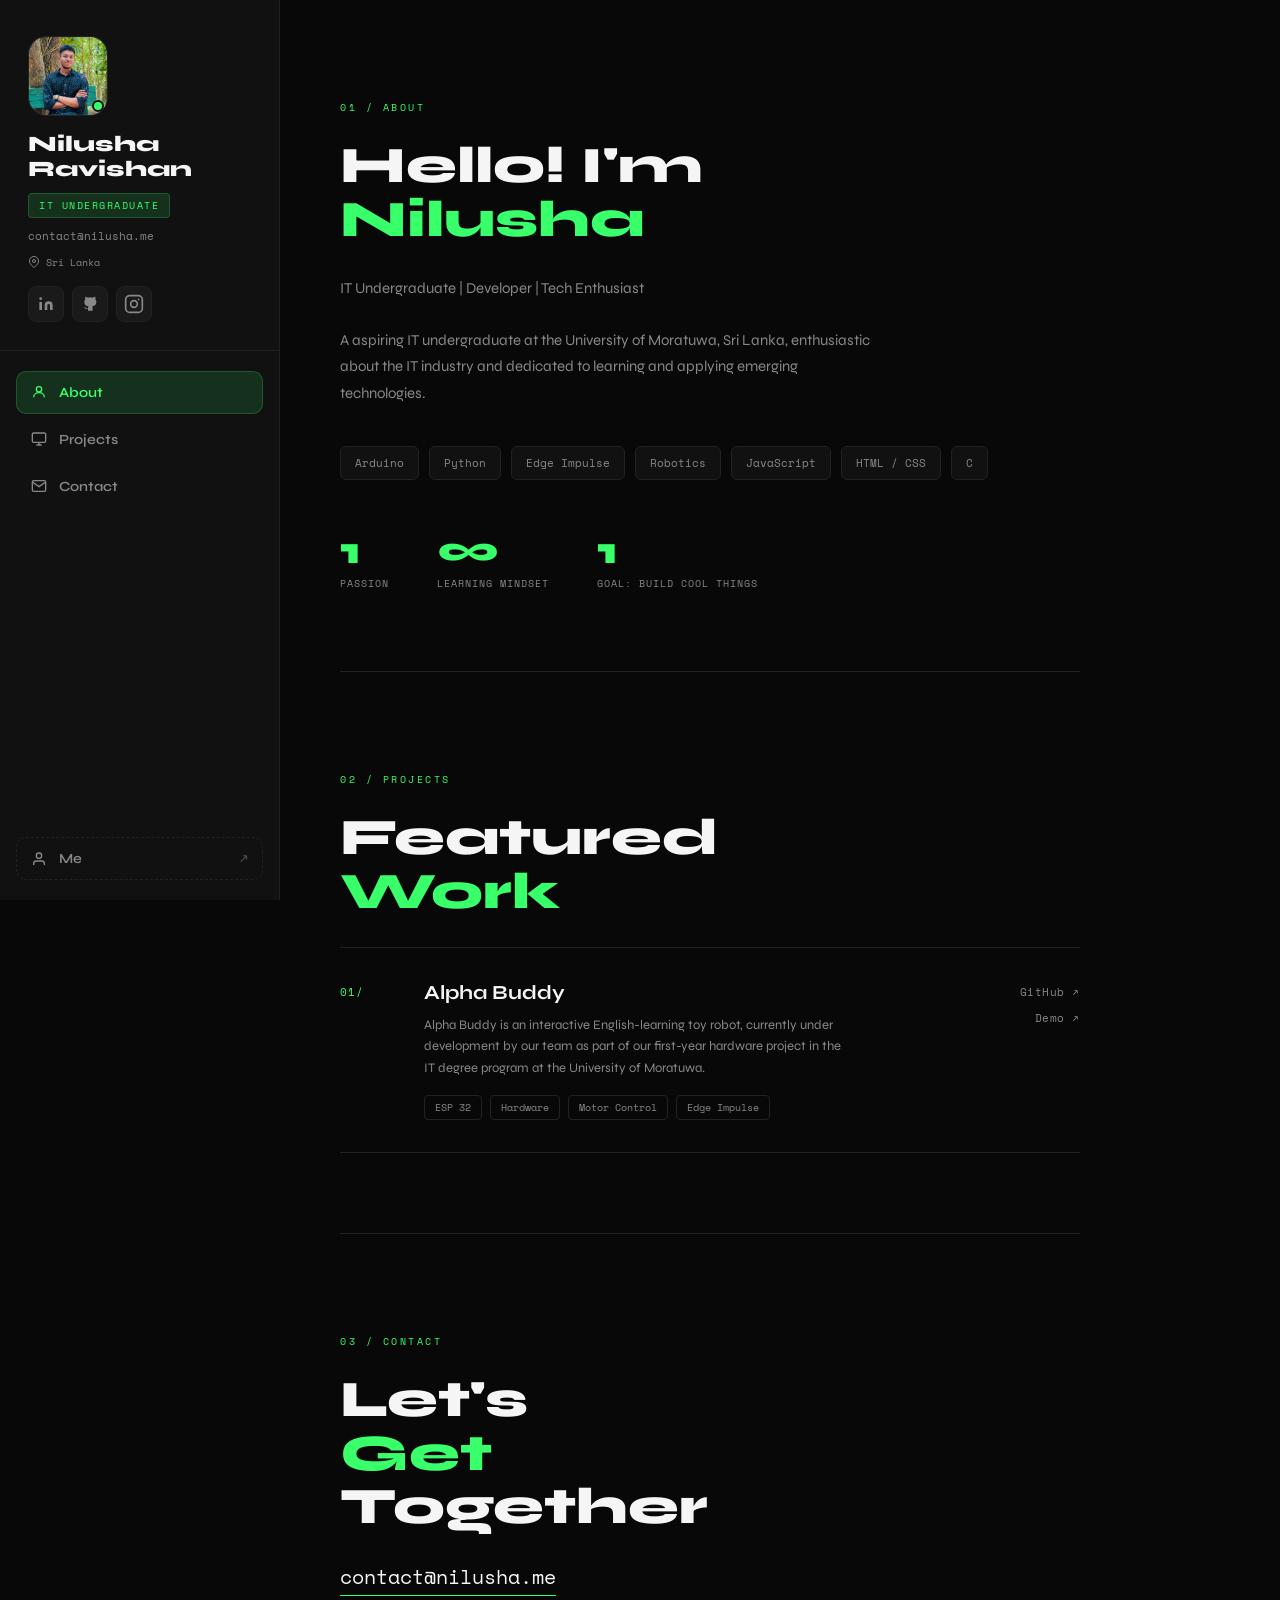
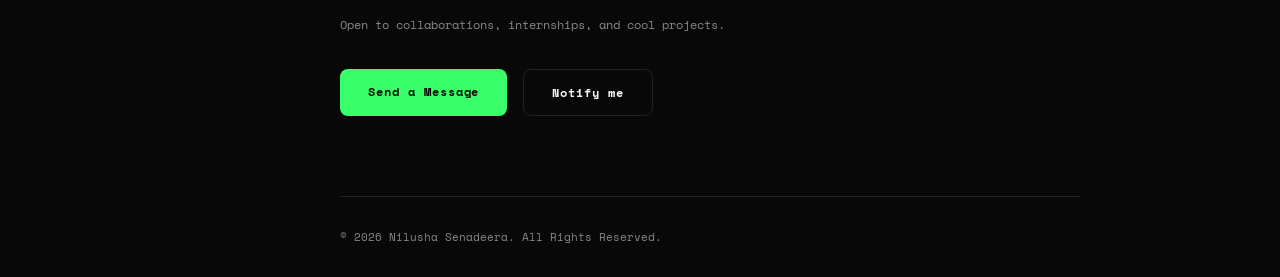
<file: index.html>
<!DOCTYPE html>
<html lang="en">
  <head>
    <meta charset="UTF-8" />
    <meta name="viewport" content="width=device-width, initial-scale=1.0" />
    <title>Nilusha Ravishan</title>
    <link rel="preconnect" href="https://fonts.googleapis.com" />
    <link
      href="https://fonts.googleapis.com/css2?family=Space+Mono:wght@400;700&family=Syne:wght@400;600;700;800&display=swap"
      rel="stylesheet"
    />
    <link rel="icon" type="image/png" href="/favicon.svg" />
    <script type="module" crossorigin src="/assets/index-CTS1eoa-.js"></script>
    <link rel="stylesheet" crossorigin href="/assets/index-B9oP1c5T.css">
  </head>
  <body>
    <div id="root"></div>
  </body>
</html>
</file>
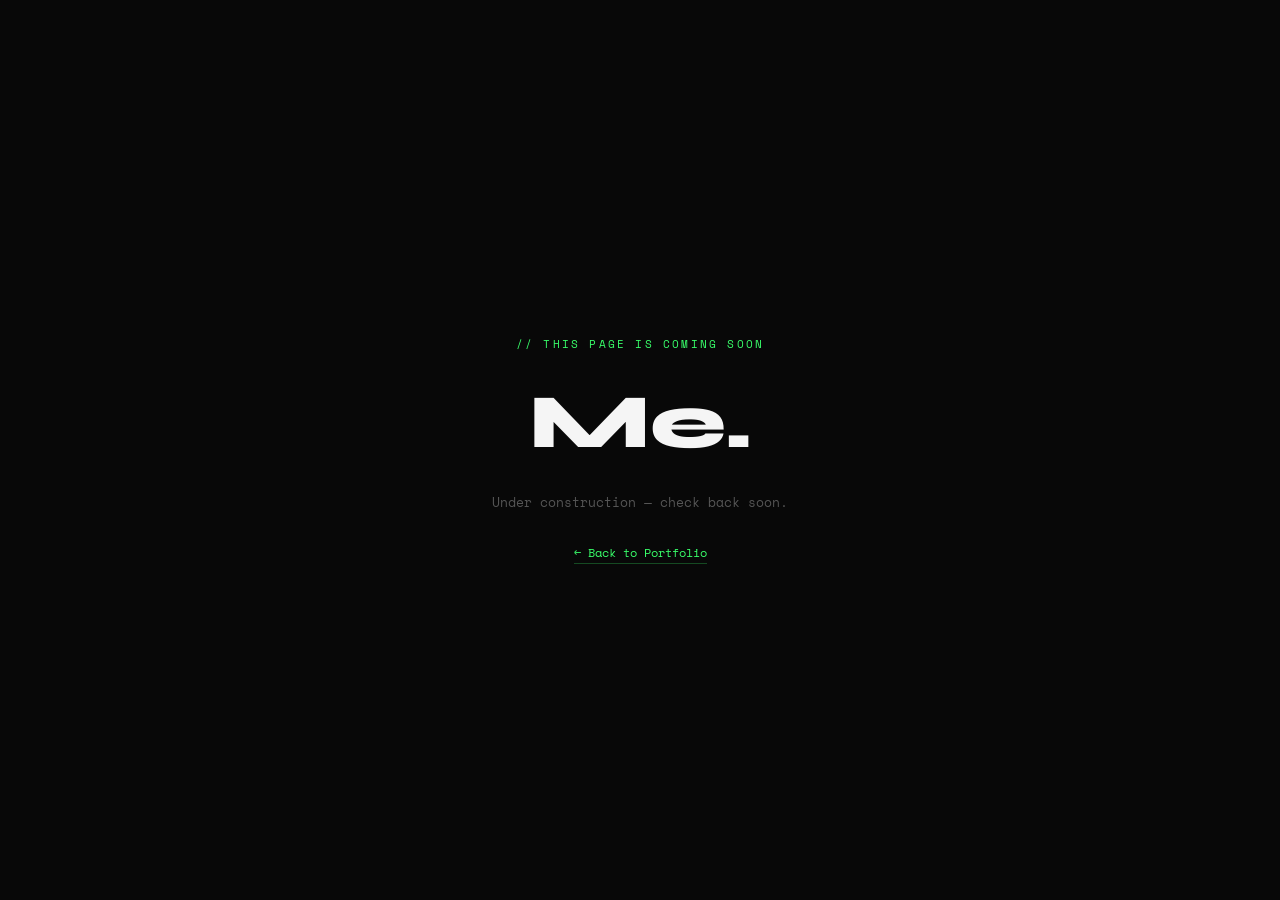
<file: me.html>
<!DOCTYPE html>
<html lang="en">
<head>
  <meta charset="UTF-8">
  <meta name="viewport" content="width=device-width, initial-scale=1.0">
  <title>Me — IT'S me</title>
  <link rel="preconnect" href="https://fonts.googleapis.com">
  <link href="https://fonts.googleapis.com/css2?family=Space+Mono:wght@400;700&family=Syne:wght@400;600;700;800&display=swap" rel="stylesheet">
  <style>
    *, *::before, *::after { box-sizing: border-box; margin: 0; padding: 0; }
    body {
      background: #080808;
      color: #f5f5f5;
      font-family: 'Syne', sans-serif;
      display: flex;
      align-items: center;
      justify-content: center;
      min-height: 100vh;
      flex-direction: column;
      gap: 24px;
    }
    .label {
      font-family: 'Space Mono', monospace;
      font-size: 11px;
      letter-spacing: 0.2em;
      color: #39ff6a;
      text-transform: uppercase;
    }
    h1 { font-size: clamp(2rem, 6vw, 5rem); font-weight: 800; color: #f5f5f5; }
    p { color: #555; font-family: 'Space Mono', monospace; font-size: 13px; }
    a {
      margin-top: 8px;
      color: #39ff6a;
      font-family: 'Space Mono', monospace;
      font-size: 12px;
      text-decoration: none;
      border-bottom: 1px solid #39ff6a44;
      padding-bottom: 2px;
      transition: border-color 0.2s;
    }
    a:hover { border-color: #39ff6a; }
  </style>
</head>
<body>
  <span class="label">// this page is coming soon</span>
  <h1>Me.</h1>
  <p>Under construction — check back soon.</p>
  <a href="index.html">← Back to Portfolio</a>
</body>
</html>
</file>
<file: assets/index-B9oP1c5T.css>
*,:before,:after{box-sizing:border-box;margin:0;padding:0}:root{--bg:#080808;--bg2:#111;--bg3:#1a1a1a;--border:#222;--green:#39ff6a;--green-dim:#39ff6a22;--white:#f5f5f5;--gray:#888;--gray-dim:#333;--font-display:"Syne", sans-serif;--font-mono:"Space Mono", monospace}html{scroll-behavior:smooth}body{background:var(--bg);color:var(--white);font-family:var(--font-display);overflow-x:hidden}#root{min-height:100vh;display:flex}::-webkit-scrollbar{width:4px}::-webkit-scrollbar-track{background:var(--bg)}::-webkit-scrollbar-thumb{background:var(--green);border-radius:2px}.sidebar{border-right:1px solid var(--border);background:var(--bg2);flex-direction:column;flex-shrink:0;width:280px;height:100vh;min-height:100vh;display:flex;position:sticky;top:0;overflow-y:auto}.profile-card{border-bottom:1px solid var(--border);flex-direction:column;align-items:flex-start;gap:10px;padding:36px 28px 28px;display:flex}.avatar-wrap{margin-bottom:6px;position:relative}.avatar-placeholder{background:var(--bg3);border:1px solid var(--border);width:80px;height:80px;font-family:var(--font-mono);color:var(--green);letter-spacing:.05em;object-fit:cover;border-radius:18px;justify-content:center;align-items:center;font-size:20px;font-weight:700;display:flex}.status-dot{background:var(--green);border:2px solid var(--bg2);border-radius:50%;width:12px;height:12px;animation:2s ease-in-out infinite pulse;position:absolute;bottom:4px;right:4px}@keyframes pulse{0%,to{opacity:1;transform:scale(1)}50%{opacity:.6;transform:scale(.85)}}.profile-name{color:var(--white);font-size:22px;font-weight:800;line-height:1.15}.profile-role{font-family:var(--font-mono);letter-spacing:.15em;text-transform:uppercase;color:var(--green);background:var(--green-dim);border:1px solid #39ff6a33;border-radius:4px;padding:4px 10px;font-size:10px}.profile-email{font-family:var(--font-mono);color:var(--gray);border-bottom:1px solid #0000;font-size:11px;text-decoration:none;transition:color .2s,border-color .2s}.profile-email:hover{color:var(--white);border-color:var(--green)}.profile-location{font-family:var(--font-mono);color:var(--gray);align-items:center;gap:6px;font-size:10px;display:flex}.social-links{gap:8px;margin-top:6px;display:flex}.social-btn{background:var(--bg3);border:1px solid var(--border);width:36px;height:36px;color:var(--gray);border-radius:8px;justify-content:center;align-items:center;text-decoration:none;transition:all .2s;display:flex}.social-btn:hover{background:var(--green-dim);border-color:var(--green);color:var(--green)}.sidebar-nav{flex-direction:column;flex:1;gap:4px;padding:20px 16px;display:flex}.nav-link{font-family:var(--font-display);color:var(--gray);border:1px solid #0000;border-radius:10px;align-items:center;gap:12px;padding:12px 14px;font-size:14px;font-weight:600;text-decoration:none;transition:all .2s;display:flex;position:relative}.nav-link:hover{color:var(--white);background:var(--bg3);border-color:var(--border)}.nav-link.active{color:var(--green);background:var(--green-dim);border-color:#39ff6a33}.nav-link--me{border-style:dashed;border-color:var(--border);margin-top:auto}.nav-link--me:hover{color:var(--green);background:var(--green-dim);border-color:var(--green)}.nav-ext-icon{opacity:.5;margin-left:auto;font-size:12px}.main-content{flex:1;align-items:center;max-width:860px;padding:0 60px}.section{border-bottom:1px solid var(--border);padding:100px 0 80px}.section:last-of-type{border-bottom:none}.section-label{font-family:var(--font-mono);letter-spacing:.25em;text-transform:uppercase;color:var(--green);margin-bottom:24px;font-size:10px;display:block}.section-title{color:var(--white);margin-bottom:28px;font-size:clamp(2.2rem,4vw,3.8rem);font-weight:800;line-height:1.05}.accent{color:var(--green)}.section-body{color:var(--gray);max-width:540px;margin-bottom:40px;font-size:15px;line-height:1.75}.skills-grid{flex-wrap:wrap;gap:10px;margin-bottom:52px;display:flex}.skill-tag{font-family:var(--font-mono);border:1px solid var(--border);color:var(--gray);background:var(--bg2);cursor:default;border-radius:6px;padding:8px 14px;font-size:11px;transition:all .2s}.skill-tag:hover{border-color:var(--green);color:var(--green);background:var(--green-dim)}.stats-row{gap:48px;display:flex}.stat{flex-direction:column;gap:6px;display:flex}.stat-num{color:var(--green);font-size:2.4rem;font-weight:800;line-height:1}.stat-label{font-family:var(--font-mono);letter-spacing:.1em;color:var(--gray);text-transform:uppercase;font-size:10px}.projects-list{flex-direction:column;gap:0;margin-top:20px;display:flex}.project-card{border-bottom:1px solid var(--border);grid-template-columns:60px 1fr auto;align-items:start;gap:24px;padding:32px 0;transition:background .2s;display:grid}.project-card:first-child{border-top:1px solid var(--border)}.project-card:hover{background:var(--bg2);border-color:#0000;border-radius:8px;margin:0 -12px;padding-left:12px;padding-right:12px}.project-num{font-family:var(--font-mono);color:var(--green);letter-spacing:.1em;padding-top:4px;font-size:11px}.project-title{color:var(--white);margin-bottom:10px;font-size:20px;font-weight:700}.project-desc{color:var(--gray);max-width:420px;margin-bottom:16px;font-size:13px;line-height:1.65}.project-tags{flex-wrap:wrap;gap:8px;display:flex}.project-tags span{font-family:var(--font-mono);border:1px solid var(--border);color:var(--gray);border-radius:4px;padding:4px 10px;font-size:10px}.project-links{flex-direction:column;align-items:flex-end;gap:10px;padding-top:4px;display:flex}.project-link{font-family:var(--font-mono);color:var(--gray);letter-spacing:.05em;white-space:nowrap;font-size:11px;text-decoration:none;transition:color .2s}.project-link:hover{color:var(--green)}.section--contact{text-align:left}.contact-email{font-family:var(--font-mono);color:var(--white);border-bottom:1px solid var(--green);margin-bottom:20px;padding-bottom:4px;font-size:clamp(14px,2vw,20px);text-decoration:none;transition:color .2s;display:inline-block}.contact-email:hover{color:var(--green)}.contact-sub{font-family:var(--font-mono);color:var(--gray);margin-bottom:36px;font-size:12px}.contact-actions{flex-wrap:wrap;gap:16px;display:flex}.btn-primary{background:var(--green);color:#080808;font-family:var(--font-mono);letter-spacing:.08em;cursor:pointer;border:none;border-radius:8px;padding:14px 28px;font-size:12px;font-weight:700;text-decoration:none;transition:opacity .2s,transform .2s}.btn-primary:hover{opacity:.88;transform:translateY(-1px)}.btn-ghost{color:var(--white);font-family:var(--font-mono);border:1px solid var(--border);letter-spacing:.08em;cursor:pointer;background:0 0;border-radius:8px;padding:14px 28px;font-size:12px;font-weight:700;text-decoration:none;transition:all .2s}.btn-ghost:hover{border-color:var(--green);color:var(--green)}.footer{font-family:var(--font-mono);color:var(--gray);border-top:1px solid var(--border);padding:32px 0;font-size:11px}.popup-overlay{-webkit-backdrop-filter:blur(6px);backdrop-filter:blur(6px);z-index:9999;opacity:0;pointer-events:none;background:#000000b8;justify-content:center;align-items:center;transition:opacity .3s;display:flex;position:fixed;inset:0}.popup-overlay.active{opacity:1;pointer-events:all}.popup-card{background:var(--bg2);border:1px solid var(--border);text-align:left;width:340px;font-family:var(--font-display);color:var(--white);border-radius:16px;padding:40px 36px 32px;transition:transform .38s cubic-bezier(.34,1.56,.64,1);position:relative;overflow:hidden;transform:translateY(28px)scale(.96)}.popup-card:before{content:"";pointer-events:none;background:radial-gradient(circle,#39ff6a18 0%,#0000 70%);width:160px;height:160px;position:absolute;top:-60px;right:-60px}.popup-overlay.active .popup-card{transform:translateY(0)scale(1)}.popup-label{font-family:var(--font-mono);letter-spacing:.22em;text-transform:uppercase;color:var(--green);margin-bottom:18px;font-size:10px;display:block}.popup-card h2{font-family:var(--font-display);color:var(--white);letter-spacing:-.5px;margin:0 0 12px;font-size:1.7rem;font-weight:800;line-height:1.1}.popup-card h2 .accent{color:var(--green)}.popup-card p{font-family:var(--font-mono);color:var(--gray);margin:0 0 28px;font-size:.72rem;line-height:1.65}.popup-card input{box-sizing:border-box;background:var(--bg3);border:1px solid var(--border);width:100%;color:var(--white);font-size:.88rem;font-family:var(--font-mono);border-radius:8px;outline:none;margin-bottom:14px;padding:12px 14px;transition:border-color .2s,background .2s}.popup-card input:focus{border-color:var(--green);background:#39ff6a08}.popup-card input::placeholder{color:#444}.popup-card button{background:var(--green);color:#080808;width:100%;font-family:var(--font-mono);letter-spacing:.08em;cursor:pointer;border:none;border-radius:8px;padding:13px;font-size:.82rem;font-weight:700;transition:opacity .2s,transform .15s}.popup-card button:hover{opacity:.88;transform:translateY(-1px)}.popup-card button:active{transform:scale(.98)translateY(0)}.popup-card button:disabled{background:var(--bg3);color:var(--gray);border:1px solid var(--border);cursor:not-allowed;opacity:1;transform:none}.popup-status{font-family:var(--font-mono);min-height:18px;color:var(--gray);letter-spacing:.04em;margin-top:12px;font-size:.72rem}.popup-status.success{color:var(--green)}.popup-status.error{color:#ff4d4d}.popup-skip{font-family:var(--font-mono);color:#444;cursor:pointer;letter-spacing:.06em;border-bottom:1px solid #0000;margin-top:16px;font-size:.7rem;transition:color .2s,border-color .2s;display:inline-block}.popup-skip:hover{color:var(--gray);border-color:var(--gray)}.popup-divider{background:var(--green);border-radius:2px;width:32px;height:2px;margin-bottom:20px}@media (width<=900px){#root{flex-direction:column}.sidebar{border-right:none;border-bottom:1px solid var(--border);width:100%;height:auto;min-height:auto;position:relative}.sidebar-nav{flex-flow:wrap;padding:12px 16px 16px}.nav-link--me{margin-top:0}.main-content{padding:0 24px}.section{padding:64px 0 48px}.project-card{grid-template-columns:1fr}.project-links{flex-direction:row;align-items:flex-start}.stats-row{flex-wrap:wrap;gap:28px}}
</file>
